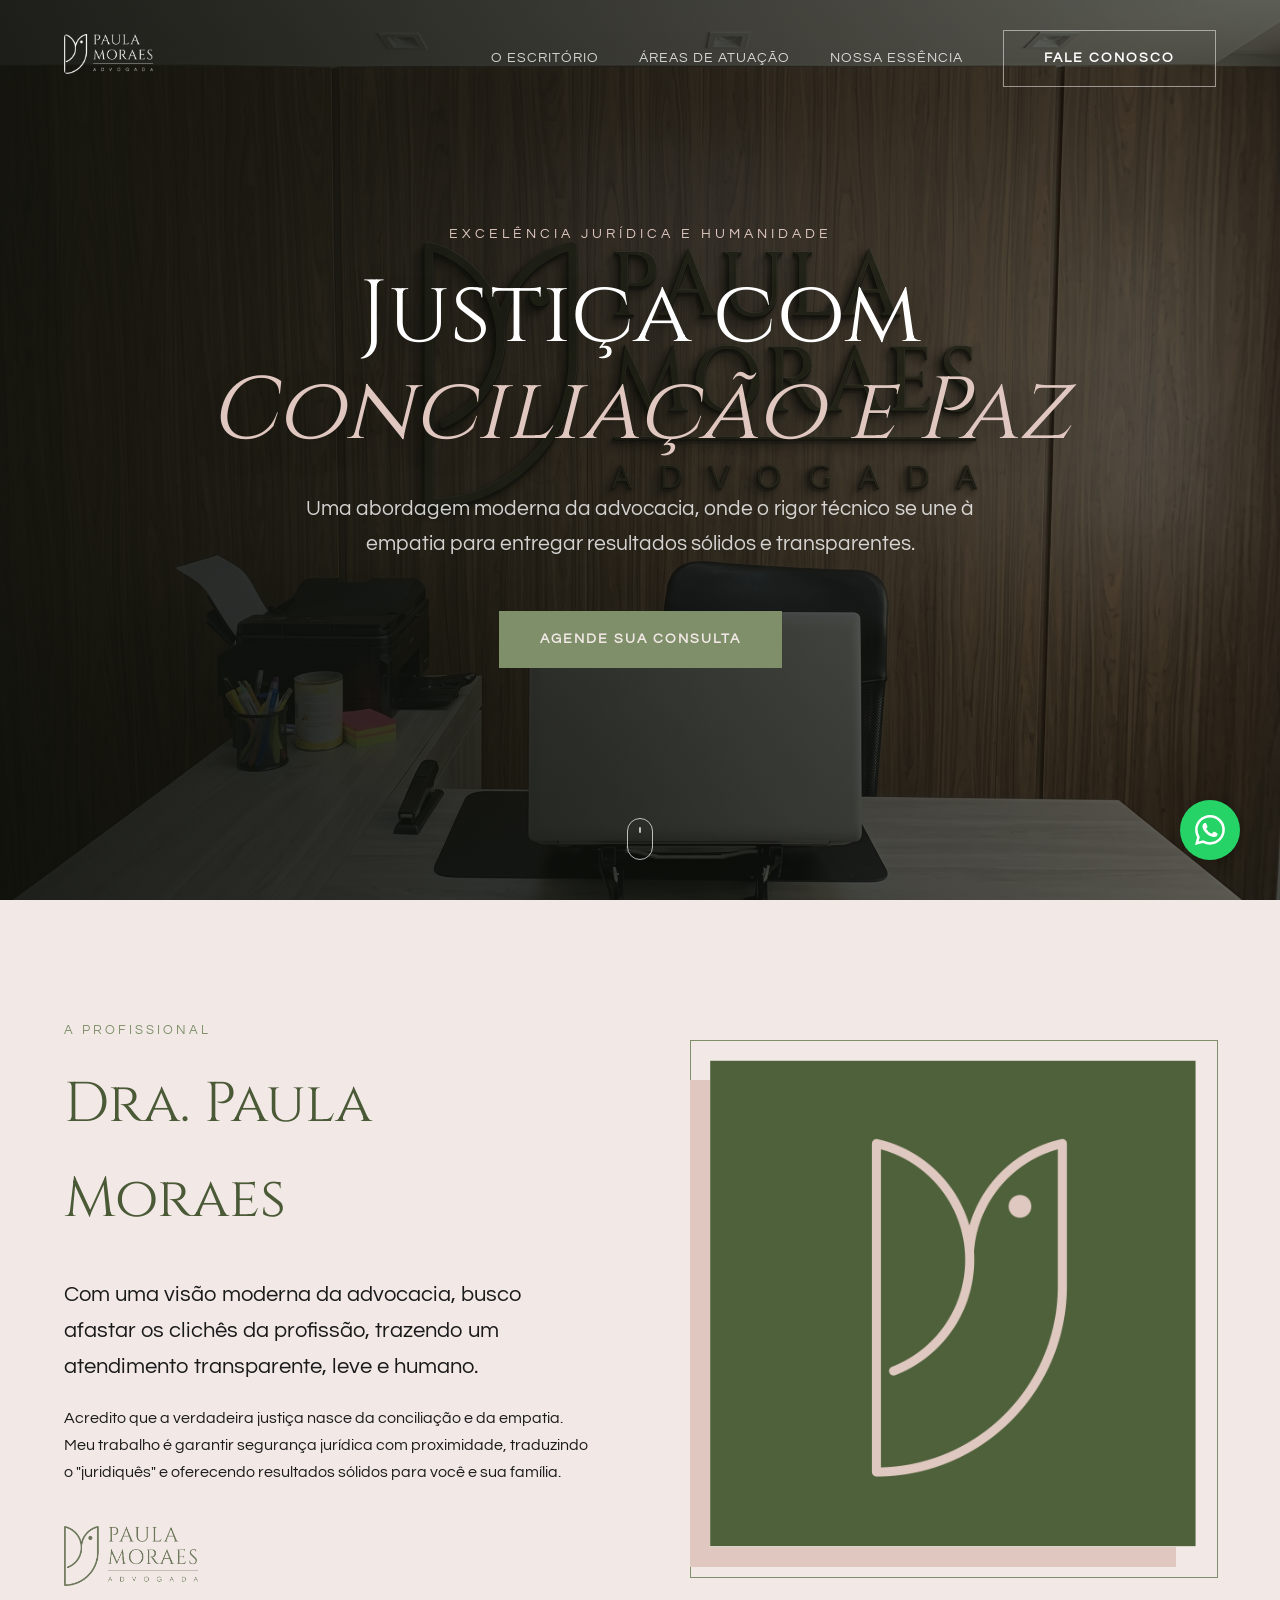
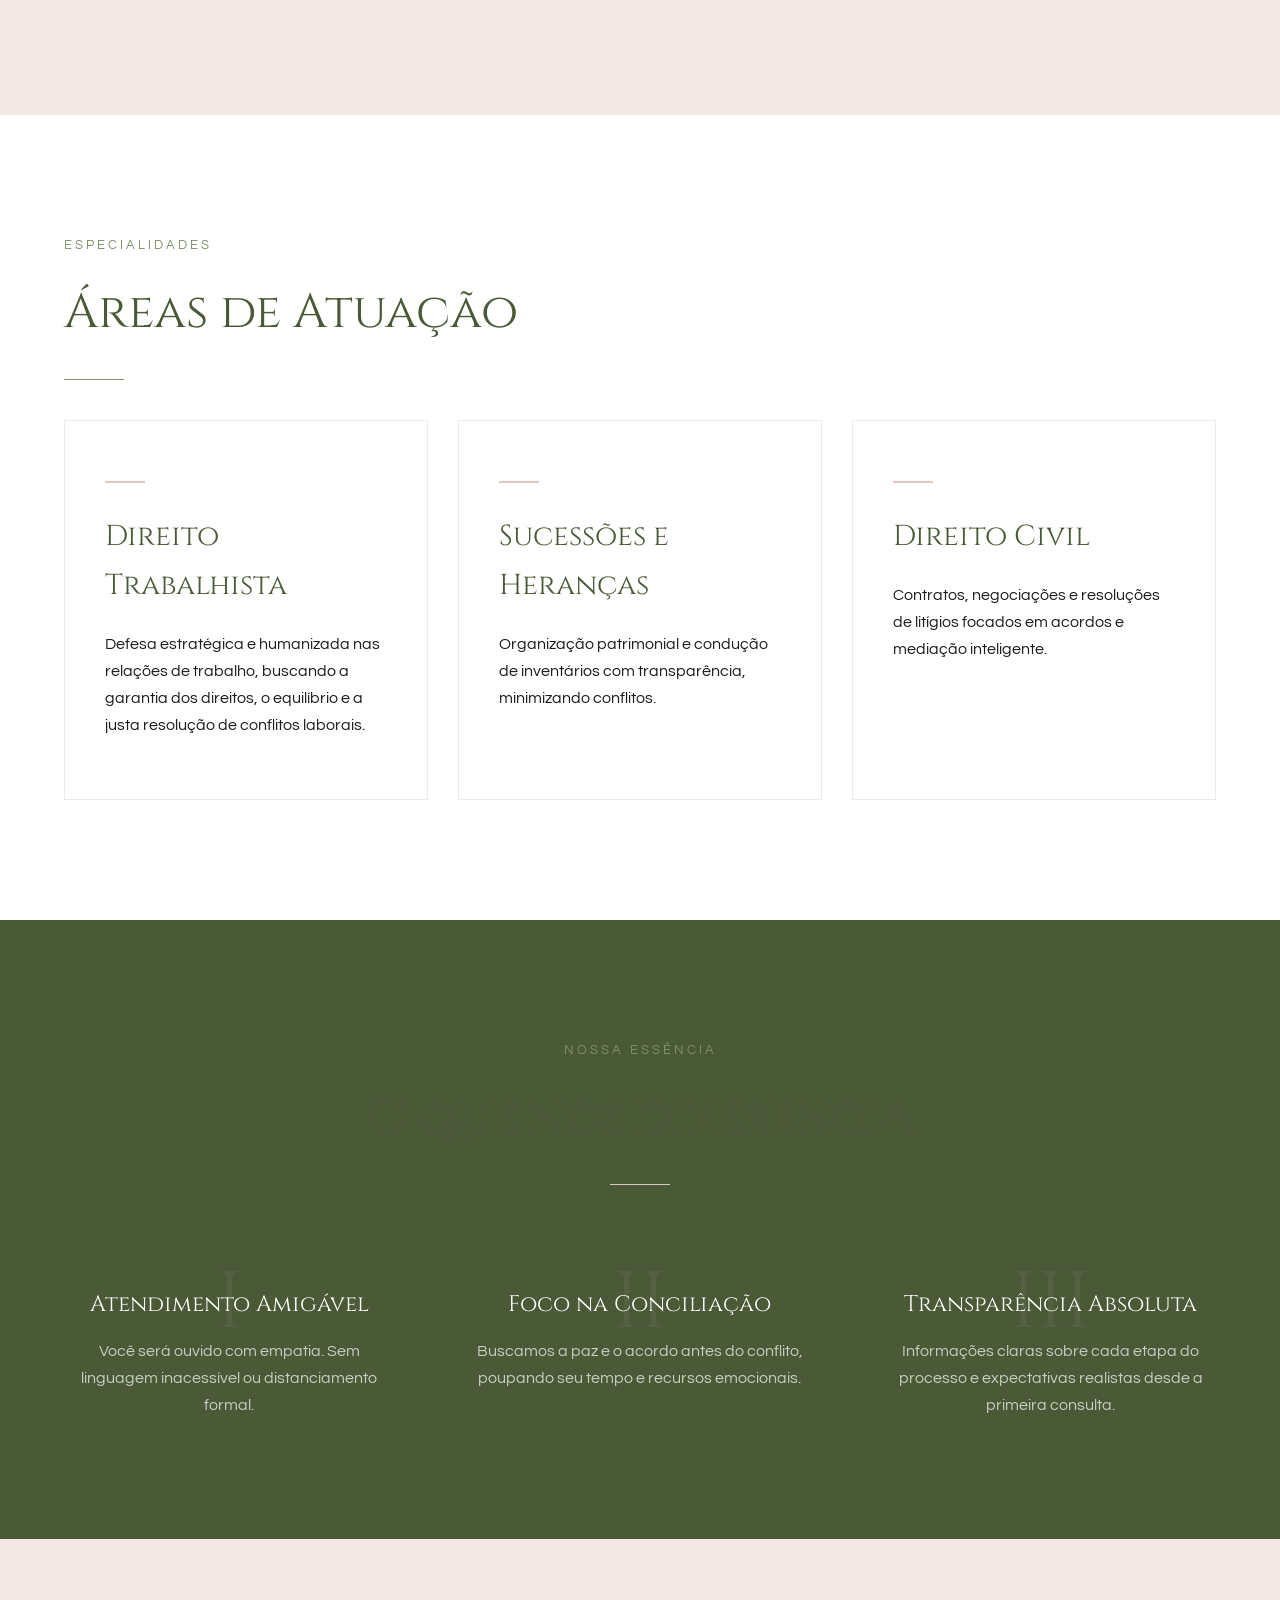
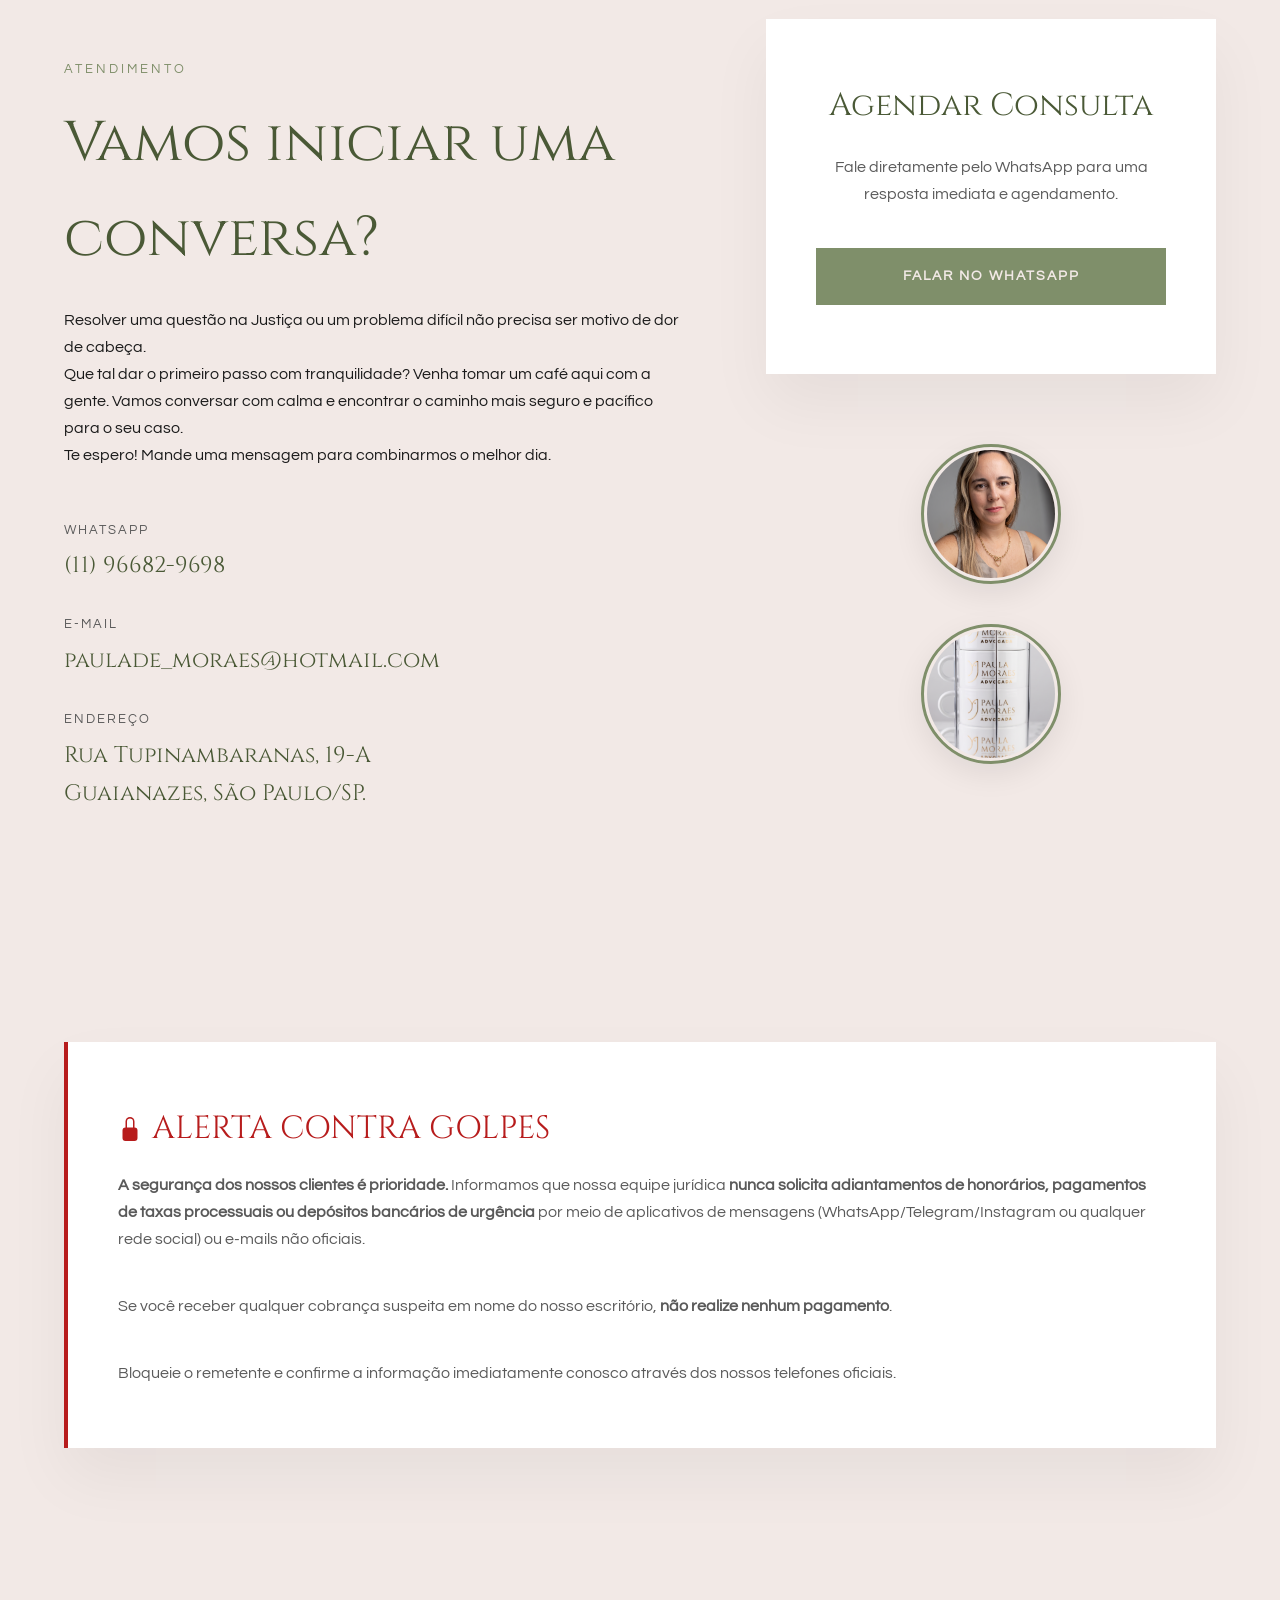
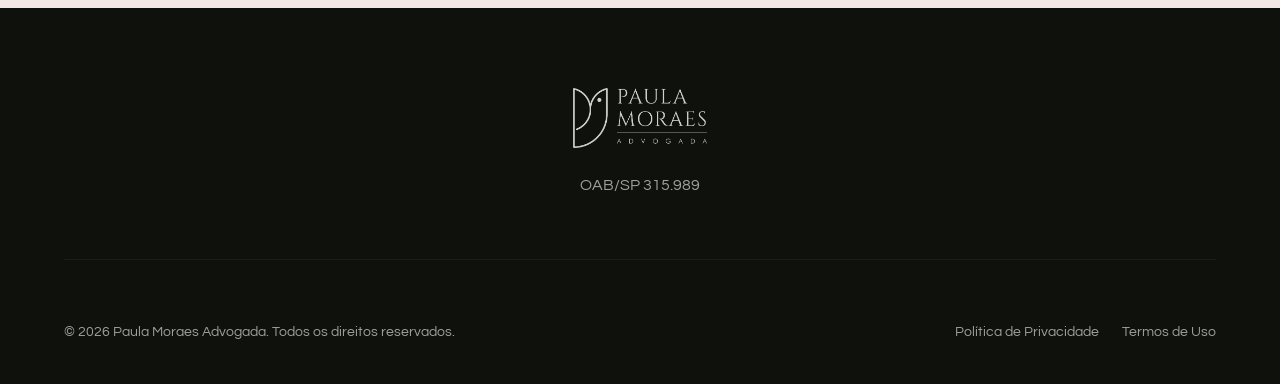
<file: index.html>
<!DOCTYPE html>
<html lang="pt-BR">
<head>
    <meta charset="UTF-8">
    <meta name="viewport" content="width=device-width, initial-scale=1.0">
    <title>Paula Moraes Advogada | Excelência e Humanidade</title>
    <meta name="description" content="Escritório de advocacia com atendimento humano, amigável e focado em conciliação e paz.">
    
    <!-- Fonts -->
    <link rel="preconnect" href="https://fonts.googleapis.com">
    <link rel="preconnect" href="https://fonts.gstatic.com" crossorigin>
    <link href="https://fonts.googleapis.com/css2?family=Cinzel:wght@400;500;600;700&family=Questrial&display=swap" rel="stylesheet">
    
    <link rel="stylesheet" href="css/style.css">
</head>
<body oncontextmenu="return false;" onselectstart="return false;" ondragstart="return false;">
    
    <!-- Navbar -->
    <header class="navbar">
        <div class="container nav-content">
            <div class="logo">
                <img src="Assets/Imagens/Logo Paula Moraes.png" alt="Paula Moraes Logo" class="nav-logo">
            </div>
            
            <!-- Botão Menu Mobile -->
            <button class="menu-toggle" aria-label="Abrir menu">
                <span></span>
                <span></span>
                <span></span>
            </button>

            <nav class="nav-links">
                <a href="#sobre">O Escritório</a>
                <a href="#atuacao">Áreas de Atuação</a>
                <a href="#diferenciais">Nossa Essência</a>
                <a href="#contato" class="btn btn-outline-light">Fale Conosco</a>
            </nav>
        </div>
    </header>

    <!-- Hero Section Premium -->
    <section class="hero-premium">
        <div class="hero-overlay"></div>
        <div class="container hero-content">
            <div class="hero-text fade-in-up">
                <p class="hero-subtitle">EXCELÊNCIA JURÍDICA E HUMANIDADE</p>
                <h1>Justiça com <br><span>Conciliação e Paz</span></h1>
                <p class="hero-description">Uma abordagem moderna da advocacia, onde o rigor técnico se une à empatia para entregar resultados sólidos e transparentes.</p>
                <a href="#contato" class="btn btn-gold">Agende sua Consulta</a>
            </div>
        </div>
        <a href="#sobre" class="scroll-down">
            <span class="mouse">
                <span class="wheel"></span>
            </span>
        </a>
    </section>

    <!-- Sobre Section -->
    <section id="sobre" class="sobre section-padding bg-nude">
        <div class="container sobre-grid">
            <div class="sobre-text fade-in-up">
                <h4 class="section-kicker">A Profissional</h4>
                <h2>Dra. Paula Moraes</h2>
                <p class="lead">Com uma visão moderna da advocacia, busco afastar os clichês da profissão, trazendo um atendimento transparente, leve e humano.</p>
                <p>Acredito que a verdadeira justiça nasce da conciliação e da empatia. Meu trabalho é garantir segurança jurídica com proximidade, traduzindo o "juridiquês" e oferecendo resultados sólidos para você e sua família.</p>
                <img src="Assets/Imagens/Logo Paula Moraes.png" alt="Assinatura" class="signature">
            </div>
            <div class="sobre-img-wrapper fade-in-up delay-1">
                <div class="img-frame-elegant">
                    <img src="Assets/Imagens/avatar.png" alt="Dra. Paula Moraes">
                </div>
            </div>
        </div>
    </section>

    <!-- Áreas de Atuação -->
    <section id="atuacao" class="atuacao section-padding bg-white">
        <div class="container">
            <div class="section-title fade-in-up">
                <h4 class="section-kicker">Especialidades</h4>
                <h2>Áreas de Atuação</h2>
                <div class="divider"></div>
            </div>
            <div class="atuacao-grid">
                <div class="atuacao-card premium-card fade-in-up delay-1">
                    <div class="card-line"></div>
                    <h3>Direito Trabalhista</h3>
                    <p>Defesa estratégica e humanizada nas relações de trabalho, buscando a garantia dos direitos, o equilíbrio e a justa resolução de conflitos laborais.</p>
                </div>
                <div class="atuacao-card premium-card fade-in-up delay-2">
                    <div class="card-line"></div>
                    <h3>Sucessões e Heranças</h3>
                    <p>Organização patrimonial e condução de inventários com transparência, minimizando conflitos.</p>
                </div>
                <div class="atuacao-card premium-card fade-in-up delay-3">
                    <div class="card-line"></div>
                    <h3>Direito Civil</h3>
                    <p>Contratos, negociações e resoluções de litígios focados em acordos e mediação inteligente.</p>
                </div>
            </div>
        </div>
    </section>

    <!-- Diferenciais -->
    <section id="diferenciais" class="diferenciais section-padding bg-oliva text-white">
        <div class="container">
            <div class="section-title fade-in-up text-center">
                <h4 class="section-kicker text-menta">Nossa Essência</h4>
                <h2 class="text-white">O que nos diferencia</h2>
                <div class="divider center border-nude"></div>
            </div>
            <div class="diff-grid">
                <div class="diff-item fade-in-up delay-1">
                    <span class="diff-number">I</span>
                    <h4>Atendimento Amigável</h4>
                    <p>Você será ouvido com empatia. Sem linguagem inacessível ou distanciamento formal.</p>
                </div>
                <div class="diff-item fade-in-up delay-2">
                    <span class="diff-number">II</span>
                    <h4>Foco na Conciliação</h4>
                    <p>Buscamos a paz e o acordo antes do conflito, poupando seu tempo e recursos emocionais.</p>
                </div>
                <div class="diff-item fade-in-up delay-3">
                    <span class="diff-number">III</span>
                    <h4>Transparência Absoluta</h4>
                    <p>Informações claras sobre cada etapa do processo e expectativas realistas desde a primeira consulta.</p>
                </div>
            </div>
        </div>
    </section>

    <!-- Contato Premium -->
    <section id="contato" class="contato-premium section-padding">
        <div class="container">
            <div class="contato-wrapper fade-in-up">
                <div class="contato-info">
                    <h4 class="section-kicker text-oliva">Atendimento</h4>
                    <h2>Vamos iniciar uma conversa?</h2>
                    <p>Resolver uma questão na Justiça ou um problema difícil não precisa ser motivo de dor de cabeça.</p>
                    <p>Que tal dar o primeiro passo com tranquilidade? Venha tomar um café aqui com a gente. Vamos conversar com calma e encontrar o caminho mais seguro e pacífico para o seu caso.</p>
                    <p>Te espero! Mande uma mensagem para combinarmos o melhor dia.</p>
                    
                    <div class="contact-details">
                        <div class="detail-item">
                            <span class="label">WhatsApp</span>
                            <a href="https://wa.me/5511966829698?text=Ol%C3%A1%20Dra%2C%20vim%20pelo%20seu%20site%20e%20gostaria%20de%20agendar%20um%20hor%C3%A1rio%20para%20tratar%20de..." class="value link-hover" target="_blank">(11) 96682-9698</a>
                        </div>
                        <div class="detail-item">
                            <span class="label">E-mail</span>
                            <a href="mailto:paulade_moraes@hotmail.com" class="value link-hover">paulade_moraes@hotmail.com</a>
                        </div>
                        <div class="detail-item">
                            <span class="label">Endereço</span>
                            <span class="value">Rua Tupinambaranas, 19-A<br>Guaianazes, São Paulo/SP.</span>
                        </div>
                    </div>
                </div>
                <div class="contato-form-area">
                    <div class="premium-box">
                        <h3>Agendar Consulta</h3>
                        <p>Fale diretamente pelo WhatsApp para uma resposta imediata e agendamento.</p>
                        <a href="https://wa.me/5511966829698?text=Ol%C3%A1%20Dra%2C%20vim%20pelo%20seu%20site%20e%20gostaria%20de%20agendar%20um%20hor%C3%A1rio%20para%20tratar%20de..." class="btn btn-gold full-width" target="_blank">FALAR NO WHATSAPP</a>
                    </div>
                    <div class="contact-profile-pic fade-in-up delay-2">
                        <img src="Assets/Imagens/Dra.PaulaMoraes.jpg" alt="Dra. Paula Moraes">
                    </div>
                    <div class="contact-profile-pic fade-in-up delay-3">
                        <img src="Assets/Imagens/Xicaras.jpg" alt="Momento Café">
                    </div>
                </div>
            </div>
        </div>
    </section>

    <!-- Alerta de Golpes -->
    <section id="alerta-golpes" class="section-padding bg-nude">
        <div class="container fade-in-up">
            <div class="premium-box" style="border-left: 4px solid #b71c1c; text-align: left;">
                <h3 style="color: #b71c1c; margin-bottom: 15px; display: flex; align-items: center; gap: 10px;">
                    <svg xmlns="http://www.w3.org/2000/svg" width="24" height="24" fill="currentColor" viewBox="0 0 16 16">
                      <path d="M8 1a2 2 0 0 1 2 2v4H6V3a2 2 0 0 1 2-2zm3 6V3a3 3 0 0 0-6 0v4a2 2 0 0 0-2 2v5a2 2 0 0 0 2 2h6a2 2 0 0 0 2-2V9a2 2 0 0 0-2-2z"/>
                    </svg>
                    ALERTA CONTRA GOLPES
                </h3>
                <p><strong>A segurança dos nossos clientes é prioridade.</strong> Informamos que nossa equipe jurídica <strong>nunca solicita adiantamentos de honorários, pagamentos de taxas processuais ou depósitos bancários de urgência</strong> por meio de aplicativos de mensagens (WhatsApp/Telegram/Instagram ou qualquer rede social) ou e-mails não oficiais.</p>
                <p>Se você receber qualquer cobrança suspeita em nome do nosso escritório, <strong>não realize nenhum pagamento</strong>.</p>
                <p style="margin-bottom: 0;">Bloqueie o remetente e confirme a informação imediatamente conosco através dos nossos telefones oficiais.</p>
            </div>
        </div>
    </section>

    <footer class="footer-premium">
        <div class="container footer-content">
            <div class="footer-brand">
                <img src="Assets/Imagens/Logo Paula Moraes.png" alt="Logo" class="footer-logo-img">
                <p class="oab">OAB/SP 315.989</p>
            </div>
            <div class="footer-bottom">
                <p>&copy; 2026 Paula Moraes Advogada. Todos os direitos reservados.</p>
                <div class="footer-links">
                    <a href="#">Política de Privacidade</a>
                    <a href="#">Termos de Uso</a>
                </div>
            </div>
        </div>
    </footer>

    <!-- WhatsApp Floating Button -->
    <a href="https://wa.me/5511966829698?text=Ol%C3%A1%20Dra%2C%20vim%20pelo%20seu%20site%20e%20gostaria%20de%20agendar%20um%20hor%C3%A1rio%20para%20tratar%20de..." class="whatsapp-float" target="_blank" rel="noopener noreferrer" aria-label="Falar no WhatsApp">
        <svg xmlns="http://www.w3.org/2000/svg" width="30" height="30" fill="currentColor" viewBox="0 0 16 16">
            <path d="M13.601 2.326A7.85 7.85 0 0 0 7.994 0C3.627 0 .068 3.558.064 7.926c0 1.399.366 2.76 1.057 3.965L0 16l4.204-1.102a7.9 7.9 0 0 0 3.79.965h.004c4.368 0 7.926-3.558 7.93-7.93A7.9 7.9 0 0 0 13.6 2.326zM7.994 14.521a6.6 6.6 0 0 1-3.356-.92l-.24-.144-2.494.654.666-2.433-.156-.251a6.56 6.56 0 0 1-1.007-3.505c0-3.626 2.957-6.584 6.591-6.584a6.56 6.56 0 0 1 4.66 1.931 6.56 6.56 0 0 1 1.928 4.66c-.004 3.639-2.961 6.592-6.592 6.592m3.615-4.934c-.197-.099-1.17-.578-1.353-.646-.182-.065-.315-.099-.445.099-.133.197-.513.646-.627.775-.114.133-.232.148-.43.05-.197-.1-.836-.308-1.592-.985-.59-.525-.985-1.175-1.103-1.372-.114-.198-.011-.304.088-.403.087-.088.197-.232.296-.346.1-.114.133-.198.198-.33.065-.134.034-.248-.015-.347-.05-.099-.445-1.076-.612-1.47-.16-.389-.323-.335-.445-.34-.114-.007-.247-.007-.38-.007a.73.73 0 0 0-.529.247c-.182.198-.691.677-.691 1.654s.71 1.916.81 2.049c.098.133 1.394 2.132 3.383 2.992.47.205.84.326 1.129.418.475.152.904.129 1.246.08.38-.058 1.171-.48 1.338-.943.164-.464.164-.86.114-.943-.049-.084-.182-.133-.38-.232"/>
        </svg>
    </a>

    <script src="js/script-v2.js"></script>
</body>
</html>
</file>
<file: css/style.css>
:root {
    /* Cores da Identidade Visual */
    --oliva-escuro: #4A5936;
    --oliva: #7F8F6A;
    --nude: #E0C8C0;
    --nude-light: #f2e9e6; /* Versão suavizada do Nude */
    --menta: #DFEDCC;
    --gold: #d4af37; /* Toque premium frequentemente usado em advocacia */
    
    --branco: #ffffff;
    --preto: #0f110c;
    --texto-escuro: #1a1a1a;
    --texto-claro: #5a5a5a;
    --border: rgba(0,0,0,0.08);

    /* Fontes */
    --font-primaria: 'Cinzel', serif;
    --font-secundaria: 'Questrial', sans-serif;
    
    /* Outros */
    --transition: all 0.5s cubic-bezier(0.25, 1, 0.5, 1);
}

* {
    margin: 0;
    padding: 0;
    box-sizing: border-box;
}

html {
    scroll-behavior: smooth;
}

body {
    font-family: var(--font-secundaria);
    background-color: var(--branco);
    color: var(--texto-escuro);
    line-height: 1.7;
    overflow-x: hidden;
    -webkit-font-smoothing: antialiased;
}

h1, h2, h3, h4 {
    font-family: var(--font-primaria);
    font-weight: 400;
}

a {
    text-decoration: none;
    color: inherit;
    transition: var(--transition);
}

.container {
    width: 90%;
    max-width: 1280px;
    margin: 0 auto;
}

.section-padding {
    padding: 120px 0;
}

/* Utilitários */
.bg-nude { background-color: var(--nude-light); }
.bg-white { background-color: var(--branco); }
.bg-oliva { background-color: var(--oliva-escuro); }
.text-white { color: var(--branco); }
.text-oliva { color: var(--oliva-escuro); }
.text-menta { color: var(--menta); }
.text-center { text-align: center; }

/* Tipografia Comum */
.section-kicker {
    font-family: var(--font-secundaria);
    text-transform: uppercase;
    letter-spacing: 3px;
    font-size: 0.8rem;
    color: var(--oliva);
    margin-bottom: 15px;
    display: block;
}
.section-title h2 {
    font-size: 3rem;
    color: var(--oliva-escuro);
    margin-bottom: 25px;
}
.section-title.text-center {
    display: flex;
    flex-direction: column;
    align-items: center;
}
.divider {
    width: 60px;
    height: 1px;
    background-color: var(--oliva);
    margin-bottom: 40px;
}
.divider.border-nude { background-color: var(--nude); }

/* Botões Premium */
.btn {
    display: inline-block;
    padding: 16px 40px;
    font-family: var(--font-secundaria);
    text-transform: uppercase;
    font-size: 0.85rem;
    letter-spacing: 2px;
    cursor: pointer;
    font-weight: 600;
    position: relative;
    overflow: hidden;
    z-index: 1;
    text-align: center;
}
.btn::before {
    content: '';
    position: absolute;
    top: 0; left: 0; width: 0; height: 100%;
    background-color: rgba(255,255,255,0.1);
    transition: var(--transition);
    z-index: -1;
}
.btn:hover::before { width: 100%; }

.btn-gold {
    background-color: var(--oliva);
    color: var(--nude-light);
    border: 1px solid var(--oliva);
}
.btn-gold:hover {
    background-color: var(--oliva-escuro);
    border-color: var(--oliva-escuro);
}

.btn-outline-light {
    border: 1px solid rgba(255,255,255,0.5);
    color: var(--branco);
}
.btn-outline-light:hover {
    background-color: var(--branco);
    color: var(--oliva-escuro);
}
.full-width { width: 100%; }

/* Navbar Transparente */
.navbar {
    position: fixed;
    top: 0; width: 100%;
    padding: 30px 0;
    z-index: 1000;
    transition: var(--transition);
}
.navbar.scrolled {
    padding: 15px 0;
    background: rgba(43, 51, 35, 0.95);
    backdrop-filter: blur(10px);
    box-shadow: 0 4px 30px rgba(0,0,0,0.1);
}
.nav-content {
    display: flex;
    justify-content: space-between;
    align-items: center;
}
.nav-logo {
    height: 40px;
    border-radius: 4px;
    transition: var(--transition);
    filter: brightness(0) invert(1);
}
.navbar.scrolled .nav-logo {
    filter: brightness(0) invert(1);
}
.nav-links {
    display: flex;
    gap: 40px;
    align-items: center;
}
.nav-links a:not(.btn) {
    font-size: 0.9rem;
    color: rgba(255,255,255,0.8);
    text-transform: uppercase;
    letter-spacing: 1px;
}
.nav-links a:not(.btn):hover { color: var(--branco); }

/* Hero Premium Fullscreen */
.hero-premium {
    height: 100vh;
    min-height: 700px;
    background-image: url('../Assets/Imagens/hero_bg.jpeg');
    background-size: cover;
    background-position: center;
    background-attachment: fixed; /* Parallax effect */
    position: relative;
    display: flex;
    align-items: center;
    justify-content: center;
}
.hero-overlay {
    position: absolute;
    top: 0; left: 0; width: 100%; height: 100%;
    background: linear-gradient(to right, rgba(15,17,12,0.92) 0%, rgba(15,17,12,0.65) 100%);
}
.hero-content {
    position: relative;
    z-index: 2;
    text-align: center;
}
.hero-subtitle {
    color: var(--nude);
    font-family: var(--font-secundaria);
    letter-spacing: 4px;
    font-size: 0.9rem;
    margin-bottom: 20px;
    text-transform: uppercase;
}
.hero-text h1 {
    font-size: 5.5rem;
    line-height: 1.1;
    color: var(--branco);
    margin-bottom: 30px;
    text-shadow: 0 10px 30px rgba(0,0,0,0.3);
}
.hero-text h1 span {
    font-style: italic;
    color: var(--nude);
}
.hero-description {
    font-size: 1.3rem;
    color: rgba(255,255,255,0.8);
    max-width: 700px;
    margin: 0 auto 50px;
    font-weight: 300;
}

/* Mouse Scroll Indicator */
.scroll-down {
    position: absolute;
    bottom: 40px;
    left: 50%;
    transform: translateX(-50%);
    z-index: 2;
    opacity: 0.7;
    transition: var(--transition);
}
.scroll-down:hover { opacity: 1; }
.mouse {
    width: 26px;
    height: 42px;
    border: 1px solid var(--branco);
    border-radius: 15px;
    display: block;
    position: relative;
}
.wheel {
    width: 2px;
    height: 6px;
    background: var(--branco);
    position: absolute;
    top: 8px; left: 50%;
    transform: translateX(-50%);
    border-radius: 2px;
    animation: scroll 1.5s infinite;
}
@keyframes scroll {
    0% { top: 8px; opacity: 1; }
    100% { top: 24px; opacity: 0; }
}

/* Sobre Premium */
.sobre-grid {
    display: grid;
    grid-template-columns: 1fr 1fr;
    gap: 100px;
    align-items: center;
}
.sobre-text h2 {
    font-size: 3.5rem;
    color: var(--oliva-escuro);
    margin-bottom: 30px;
}
.sobre-text .lead {
    font-size: 1.4rem;
    color: var(--texto-escuro);
    margin-bottom: 20px;
    line-height: 1.6;
}
.signature {
    margin-top: 40px;
    height: 60px;
    opacity: 0.8;
    mix-blend-mode: multiply;
}
.img-frame-elegant {
    position: relative;
    padding: 20px;
}
.img-frame-elegant::before {
    content: '';
    position: absolute;
    top: 0; left: 0; width: 100%; height: 100%;
    border: 1px solid var(--oliva);
    z-index: 1;
}
.img-frame-elegant img {
    width: 100%;
    position: relative;
    z-index: 2;
    box-shadow: -20px 20px 0 var(--nude);
    transition: var(--transition);
}
.img-frame-elegant:hover img {
    transform: translate(-10px, 10px);
    box-shadow: -10px 10px 0 var(--nude);
}

/* Áreas Premium */
.atuacao-grid {
    display: grid;
    grid-template-columns: repeat(3, 1fr);
    gap: 30px;
}
.premium-card {
    padding: 60px 40px;
    background: var(--branco);
    border: 1px solid var(--border);
    transition: var(--transition);
    position: relative;
}
.card-line {
    width: 40px;
    height: 2px;
    background-color: var(--nude);
    margin-bottom: 30px;
    transition: var(--transition);
}
.premium-card:hover {
    border-color: var(--oliva);
    box-shadow: 0 20px 40px rgba(0,0,0,0.04);
}
.premium-card:hover .card-line {
    width: 60px;
    background-color: var(--oliva);
}
.premium-card h3 {
    font-size: 1.8rem;
    color: var(--oliva-escuro);
    margin-bottom: 20px;
}

/* Essência (Diferenciais) */
.diff-grid {
    display: grid;
    grid-template-columns: repeat(3, 1fr);
    gap: 80px;
    margin-top: 60px;
}
.diff-item {
    text-align: center;
    position: relative;
}
.diff-number {
    font-family: var(--font-primaria);
    font-size: 5rem;
    color: rgba(255,255,255,0.05);
    position: absolute;
    top: -50px; left: 50%;
    transform: translateX(-50%);
    z-index: 0;
}
.diff-item h4 {
    font-size: 1.4rem;
    margin-bottom: 15px;
    position: relative;
    z-index: 1;
}
.diff-item p {
    color: rgba(255,255,255,0.7);
    position: relative;
    z-index: 1;
}

/* Contato Premium */
.contato-premium {
    background-color: var(--nude-light);
}
.contato-wrapper {
    display: grid;
    grid-template-columns: 1fr 450px;
    gap: 80px;
}
.contato-info h2 {
    font-size: 3.5rem;
    color: var(--oliva-escuro);
    margin-bottom: 20px;
}
.contact-details {
    margin-top: 50px;
}
.detail-item {
    margin-bottom: 30px;
}
.detail-item .label {
    display: block;
    font-size: 0.8rem;
    text-transform: uppercase;
    letter-spacing: 2px;
    color: var(--texto-claro);
    margin-bottom: 5px;
}
.detail-item .value {
    font-family: var(--font-primaria);
    font-size: 1.4rem;
    color: var(--oliva-escuro);
}
.link-hover {
    position: relative;
    display: inline-block;
}
.link-hover::after {
    content: '';
    position: absolute;
    bottom: -2px; left: 0; width: 0; height: 1px;
    background-color: var(--oliva-escuro);
    transition: var(--transition);
}
.link-hover:hover::after { width: 100%; }

.premium-box {
    background: var(--branco);
    padding: 60px 50px;
    box-shadow: 0 30px 60px rgba(0,0,0,0.05);
    text-align: center;
    position: relative;
    top: -40px; /* Sobrepõe levemente */
}
.premium-box h3 {
    font-size: 2rem;
    color: var(--oliva-escuro);
    margin-bottom: 20px;
}
.premium-box p {
    margin-bottom: 40px;
    color: var(--texto-claro);
}

/* Foto Estilo Instagram */
.contact-profile-pic {
    text-align: center;
    margin-top: 30px;
}
.contact-profile-pic img {
    width: 140px;
    height: 140px;
    border-radius: 50%;
    object-fit: cover;
    border: 3px solid var(--oliva);
    padding: 3px; /* Espaço para simular a borda do Instagram */
    background-color: transparent;
    box-shadow: 0 10px 30px rgba(0,0,0,0.08);
}

/* Footer Premium */
.footer-premium {
    background-color: var(--preto);
    color: rgba(255,255,255,0.6);
    padding: 80px 0 40px;
}
.footer-brand {
    text-align: center;
    margin-bottom: 60px;
    border-bottom: 1px solid rgba(255,255,255,0.05);
    padding-bottom: 60px;
}
.footer-logo-img {
    height: 60px;
    filter: brightness(0) invert(1) opacity(0.8);
    margin-bottom: 15px;
}
.footer-bottom {
    display: flex;
    justify-content: space-between;
    font-size: 0.9rem;
}
.footer-links a { margin-left: 20px; }
.footer-links a:hover { color: var(--branco); }

/* Animations */
.fade-in-up {
    opacity: 0;
    transform: translateY(40px);
    transition: opacity 1s ease, transform 1s cubic-bezier(0.25, 1, 0.5, 1);
}
.fade-in-up.visible {
    opacity: 1;
    transform: translateY(0);
}
.delay-1 { transition-delay: 0.2s; }
.delay-2 { transition-delay: 0.4s; }
.delay-3 { transition-delay: 0.6s; }

/* Mobile Menu Toggle */
.menu-toggle {
    display: none;
    flex-direction: column;
    justify-content: space-between;
    width: 30px;
    height: 22px;
    background: transparent;
    border: none;
    cursor: pointer;
    z-index: 1001;
    padding: 0;
}
.menu-toggle span {
    width: 100%;
    height: 2px;
    background: var(--branco);
    border-radius: 2px;
    transition: var(--transition);
}

/* Responsividade */
@media (max-width: 992px) {
    .menu-toggle { display: flex; }
    
    .nav-links {
        position: absolute;
        top: 100%;
        left: 0;
        width: 100%;
        background: rgba(43, 51, 35, 0.98);
        flex-direction: column;
        padding: 0;
        max-height: 0;
        overflow: hidden;
        transition: max-height 0.4s ease-out, padding 0.4s ease-out;
        gap: 0;
    }
    .nav-links.active {
        max-height: 500px;
        padding: 20px 0 40px;
        box-shadow: 0 10px 30px rgba(0,0,0,0.2);
    }
    .nav-links a:not(.btn) {
        display: block;
        padding: 15px 20px;
        text-align: center;
        border-bottom: 1px solid rgba(255,255,255,0.05);
        font-size: 1rem;
        width: 100%;
    }
    .nav-links a.btn {
        margin: 30px auto 0;
        width: 90%;
        display: block;
        text-align: center;
    }
    
    /* Hamburger to X animation */
    .menu-toggle.active span:nth-child(1) { transform: translateY(10px) rotate(45deg); }
    .menu-toggle.active span:nth-child(2) { opacity: 0; }
    .menu-toggle.active span:nth-child(3) { transform: translateY(-10px) rotate(-45deg); }

    .hero-content, .sobre-grid, .contato-wrapper {
        grid-template-columns: 1fr;
    }
    .hero-text h1 { font-size: 3.5rem; }
    .atuacao-grid, .diff-grid { grid-template-columns: 1fr; }
    .nav-logo { height: 35px; }
    .premium-box { top: 0; margin-top: 40px; }
    .footer-bottom { flex-direction: column; text-align: center; gap: 20px; }
}

@media (max-width: 768px) {
    .section-padding { padding: 80px 0; }
    .hero-text h1 { font-size: 2.8rem; }
    .hero-description { font-size: 1.1rem; padding: 0 15px; }
    .sobre-grid { gap: 50px; }
    .sobre-text h2 { font-size: 2.5rem; }
    .section-title h2 { font-size: 2.5rem; }
    .diff-grid { gap: 40px; margin-top: 40px; }
    .contato-wrapper { gap: 40px; }
    .contato-info h2 { font-size: 2.5rem; }
    .premium-box { padding: 40px 20px; }
    .footer-premium { padding: 60px 0 30px; }
    .whatsapp-float {
        width: 50px;
        height: 50px;
        bottom: 20px;
        right: 20px;
    }
    .whatsapp-float svg { width: 24px; height: 24px; }
}

@media (max-width: 480px) { /* Formatos Mobile Estreitos (ex: 9:16) */
    .section-padding { padding: 60px 0; }
    .hero-text h1 { font-size: 2.2rem; }
    .hero-subtitle { font-size: 0.75rem; letter-spacing: 2px; }
    .btn { padding: 14px 20px; font-size: 0.75rem; width: 100%; }
    .premium-card { padding: 40px 20px; }
    .premium-card h3 { font-size: 1.5rem; }
    .diff-number { font-size: 4rem; top: -40px; }
    .sobre-text h2, .section-title h2, .contato-info h2 { font-size: 2rem; }
    .detail-item .value { font-size: 1.1rem; }
}

/* WhatsApp Float Button */
.whatsapp-float {
    position: fixed;
    width: 60px;
    height: 60px;
    bottom: 40px;
    right: 40px;
    background-color: #25d366;
    color: #FFF;
    border-radius: 50px;
    text-align: center;
    box-shadow: 2px 2px 10px rgba(0, 0, 0, 0.2);
    z-index: 1000;
    display: flex;
    justify-content: center;
    align-items: center;
    transition: transform 0.3s ease, box-shadow 0.3s ease;
}

.whatsapp-float:hover {
    transform: scale(1.1);
    box-shadow: 2px 2px 15px rgba(0, 0, 0, 0.3);
    color: #FFF;
}

/* Protecao de Imagens e Textos */
body {
    -webkit-user-select: none;
    -moz-user-select: none;
    -ms-user-select: none;
    user-select: none;
}
img {
    -webkit-user-drag: none;
    -khtml-user-drag: none;
    -moz-user-drag: none;
    -o-user-drag: none;
    user-drag: none;
    pointer-events: none;
}
.whatsapp-float svg {
    pointer-events: auto; /* Garante que o clique no svg do whatsapp funcione caso precise */
}
</file>
